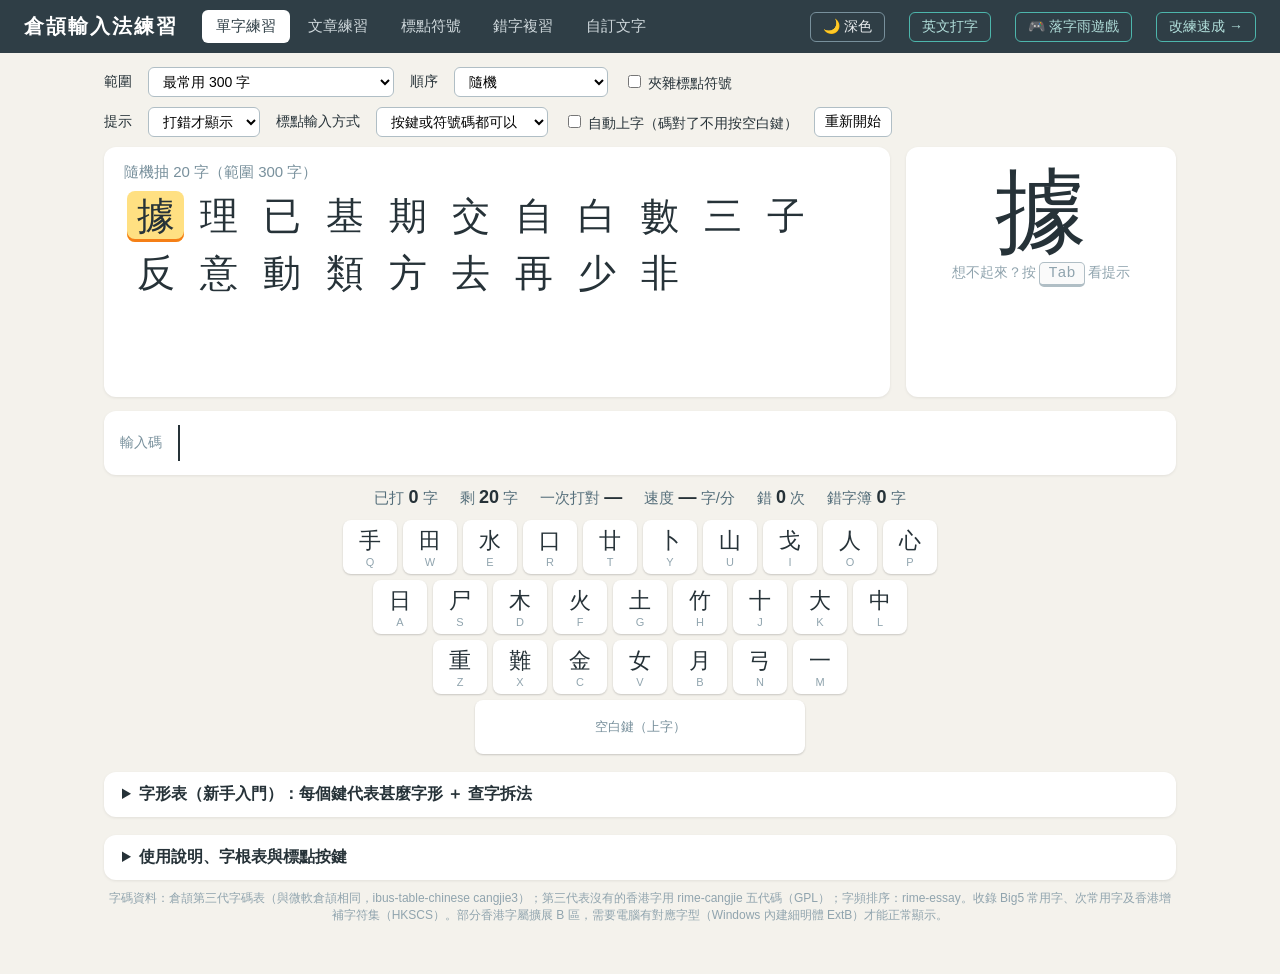
<file: index.html>
<!DOCTYPE html>
<html lang="zh-Hant">
<head>
<meta charset="utf-8">
<meta name="viewport" content="width=device-width, initial-scale=1">
<title>倉頡輸入法練習</title>
<link rel="stylesheet" href="style.css?v=20261125d">
</head>
<body>
<header>
  <h1>倉頡輸入法練習</h1>
  <nav id="tabs">
    <button data-mode="char" class="on">單字練習</button>
    <button data-mode="text">文章練習</button>
    <button data-mode="punct">標點符號</button>
    <button data-mode="review">錯字複習</button>
    <button data-mode="custom">自訂文字</button>
  </nav>
  <button id="themeBtn">🌙 深色</button>
  <a class="ver" href="english.html">英文打字</a>
  <a class="ver" href="game.html?ime=cj">🎮 落字雨遊戲</a>
  <a class="ver" href="quick.html">改練速成 →</a>
</header>
<main>
  <section id="opts">
    <div class="opt" data-for="char">
      範圍 <select id="range"></select>
      順序 <select id="order"><option value="rand">隨機</option><option value="seq">依常用程度逐個練</option></select>
      <label><input type="checkbox" id="mix"> 夾雜標點符號</label>
    </div>
    <div class="opt" data-for="text">文章 <select id="passage"></select></div>
    <div class="opt" data-for="punct">
      練習內容 <select id="punctSrc">
        <option value="rand">隨機標點符號</option>
        <option value="passage">文章填標點（文字已打好，只打標點）</option>
      </select>
    </div>
    <div class="opt" data-for="custom" style="flex-direction:column;align-items:stretch">
      <textarea id="customText" placeholder="貼上你想練習的中文文字（半形標點會自動轉成全形；英文、數字會略過）"></textarea>
      <div><button class="btn primary" id="customGo">開始練習這段文字</button></div>
    </div>
    <div class="opt">
      提示 <select id="hintMode">
        <option value="error">打錯才顯示</option>
        <option value="always">一直顯示</option>
        <option value="never">不顯示</option>
      </select>
      標點輸入方式 <select id="punctWay">
        <option value="any">按鍵或符號碼都可以</option>
        <option value="key">只用符號鍵</option>
        <option value="code">只用符號碼（ZX…）</option>
      </select>
      <label><input type="checkbox" id="auto"> 自動上字（碼對了不用按空白鍵）</label>
      <button class="btn" id="restart">重新開始</button>
    </div>
  </section>

  <div id="imeWarn" hidden>偵測到系統輸入法正在使用中。請先切換成英文輸入（例如按 Shift 或 Win + 空白鍵），這個網頁會自己模擬倉頡輸入。</div>

  <div id="board">
    <div id="textWrap" class="card">
      <div id="title"></div>
      <div id="text"></div>
      <div id="result" hidden></div>
    </div>
    <aside id="hint" class="card">
      <div id="hChar"></div>
      <div id="hBody"></div>
    </aside>
  </div>

  <div id="inputBar" class="card">
    <span class="lbl">輸入碼</span>
    <span id="buf"></span>
    <span id="cand"></span>
    <span id="msg"></span>
  </div>

  <div id="stats"></div>
  <div id="kb"></div>

  <details id="shapeCard" class="card">
    <summary>字形表（新手入門）：每個鍵代表甚麼字形 ＋ 查字拆法</summary>
    <p>倉頡把字拆成字形，每個字形對應一個英文鍵。下面每格列出一個鍵代表的字形，還有幾個<b>例字</b>，按例字就能看到它的拆法。</p>
    <div class="look">查字：<input id="lookIn" type="text" placeholder="輸入想查的中文字，例如：倉頡" autocomplete="off"></div>
    <div id="lookOut"></div>
    <div id="shapeGrid"></div>
  </details>

  <details class="card">
    <summary>使用說明、字根表與標點按鍵</summary>
    <p><b>怎麼練：</b>用英文鍵盤直接打倉頡碼（例如「明」打 <kbd>A</kbd><kbd>B</kbd>），再按 <kbd>空白鍵</kbd> 上字。<kbd>Backspace</kbd> 刪一碼，<kbd>Esc</kbd> 清除，<kbd>Tab</kbd> 偷看提示。打錯時會告訴你打出了哪個字，並顯示正確拆法；打錯的字會記到「錯字複習」。</p>
    <p><b>注意：</b>練習前請把系統輸入法切成英文，網頁會自己模擬倉頡。</p>
    <p><b>取碼口訣：</b>最多五碼。單一字形取「首、次、三、尾」；合體字第一部分取「首、尾」，第二部分取「首、次、尾」。</p>
    <table id="radTable"></table>
    <p><b>標點符號：</b>可以直接按鍵盤上的符號鍵，也可以用倉頡的符號碼（ZX 開頭）輸入。</p>
    <table id="punctTable"></table>
  </details>
  <footer>字碼資料：倉頡第三代字碼表（與微軟倉頡相同，ibus-table-chinese cangjie3）；第三代表沒有的香港字用 rime-cangjie 五代碼（GPL）；字頻排序：rime-essay。收錄 Big5 常用字、次常用字及香港增補字符集（HKSCS）。部分香港字屬擴展 B 區，需要電腦有對應字型（Windows 內建細明體 ExtB）才能正常顯示。</footer>
</main>

<script src="cangjie-data.js?v=20261125d"></script>
<script src="app.js?v=20261125d"></script>
</body>
</html>
</file>
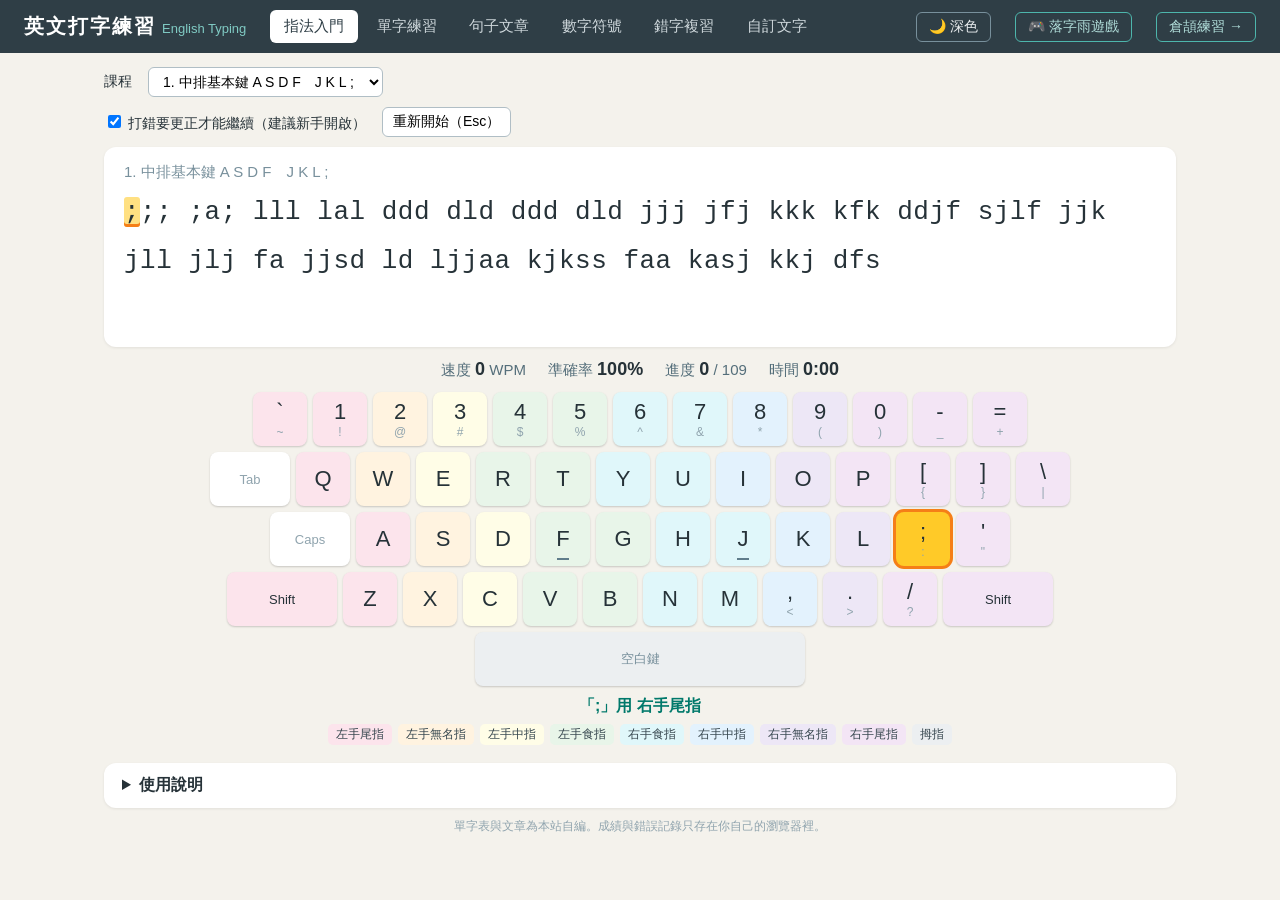
<file: english.html>
<!DOCTYPE html>
<html lang="zh-Hant">
<head>
<meta charset="utf-8">
<meta name="viewport" content="width=device-width, initial-scale=1">
<title>英文打字練習</title>
<link rel="stylesheet" href="style.css?v=20261125e">
<style>
  #textWrap { min-height: 200px; max-height: 300px; }
  #text { font-family: Consolas, "Courier New", monospace; font-size: 26px; line-height: 1.9; letter-spacing: .5px; word-break: break-word; }
  #text span { border-radius: 3px; white-space: pre-wrap; }
  #text span.good { color: #2e7d32; }
  #text span.bad { color: #c62828; background: #fdecea; }
  #text span.sp.bad { box-shadow: inset 0 -3px 0 #e53935; }
  #text span.cur { background: #ffe082; box-shadow: inset 0 -3px 0 #f57f17; }
  #text span.cur.wrongnow { background: #ffcdd2; box-shadow: inset 0 -3px 0 #e53935; }
  #msg { min-height: 22px; margin: 8px 0 0; }
  #kb .key { position: relative; }
  #kb .key i { font-size: 12px; }
  #kb .key.wide { width: 80px; font-size: 13px; color: #90a4ae; }
  #kb .key.wider { width: 110px; font-size: 13px; }
  #kb .key.f0, .legend .f0 { background: #fce4ec; } #kb .key.f1, .legend .f1 { background: #fff3e0; }
  #kb .key.f2, .legend .f2 { background: #fffde7; } #kb .key.f3, .legend .f3 { background: #e8f5e9; }
  #kb .key.f4, .legend .f4 { background: #e0f7fa; } #kb .key.f5, .legend .f5 { background: #e3f2fd; }
  #kb .key.f6, .legend .f6 { background: #ede7f6; } #kb .key.f7, .legend .f7 { background: #f3e5f5; }
  #kb .key.f8, .legend .f8 { background: #eceff1; }
  #kb .key.next { background: #ffca28 !important; box-shadow: 0 0 0 3px #f57f17; }
  #kb .key.press { background: #80cbc4 !important; }
  #kb .key[data-k="f"]::after, #kb .key[data-k="j"]::after { content: ''; position: absolute; bottom: 6px; width: 12px; height: 2px; background: #607d8b; }
  #finger { text-align: center; font-size: 16px; margin: 10px 0 4px; min-height: 24px; color: #00796b; font-weight: 600; }
  .legend { display: flex; flex-wrap: wrap; justify-content: center; gap: 6px; font-size: 12px; }
  .legend span { padding: 2px 8px; border-radius: 5px; color: #37474f; }
  body.dark #text span.good { color: #81c784; }
  body.dark #text span.bad { color: #ef9a9a; background: #4a1f1f; }
  body.dark #text span.cur { background: #5d4c12; }
  body.dark #text span.cur.wrongnow { background: #6d2626; }
  body.dark #finger { color: #80cbc4; }
  body.dark #kb .key.f0, body.dark .legend .f0 { background: #4a2633; } body.dark #kb .key.f1, body.dark .legend .f1 { background: #4a3520; }
  body.dark #kb .key.f2, body.dark .legend .f2 { background: #46431f; } body.dark #kb .key.f3, body.dark .legend .f3 { background: #233f26; }
  body.dark #kb .key.f4, body.dark .legend .f4 { background: #1d4045; } body.dark #kb .key.f5, body.dark .legend .f5 { background: #1f3550; }
  body.dark #kb .key.f6, body.dark .legend .f6 { background: #33294d; } body.dark #kb .key.f7, body.dark .legend .f7 { background: #42274a; }
  body.dark #kb .key.f8, body.dark .legend .f8 { background: #2c3a40; }
  body.dark .legend span { color: #dde3e6; }
  body.dark #kb .key.next { background: #b8860b !important; }
  body.dark #kb .key.press { background: #00695c !important; }
  body.dark #kb .key.wide { color: #78909c; }
  @media (max-width: 820px) { #kb .key.wide { width: 40px; } #kb .key.wider { width: 50px; } #text { font-size: 20px; } }
</style>
</head>
<body>
<header>
  <h1>英文打字練習<small>English Typing</small></h1>
  <nav id="tabs">
    <button data-mode="lesson">指法入門</button>
    <button data-mode="words">單字練習</button>
    <button data-mode="text">句子文章</button>
    <button data-mode="symbol">數字符號</button>
    <button data-mode="review">錯字複習</button>
    <button data-mode="custom">自訂文字</button>
  </nav>
  <button id="themeBtn">🌙 深色</button>
  <a class="ver" href="game.html?ime=en">🎮 落字雨遊戲</a>
  <a class="ver" href="index.html">倉頡練習 →</a>
</header>
<main>
  <section id="opts">
    <div class="opt" data-for="lesson">課程 <select id="lesson"></select></div>
    <div class="opt" data-for="words">字庫 <select id="wordSet"></select> <label><input type="checkbox" id="caps"> 夾雜大寫開頭的字</label></div>
    <div class="opt" data-for="text">文章 <select id="passage"></select></div>
    <div class="opt" data-for="review"><span class="muted">按你最常打錯的鍵出題。</span> <button class="btn" id="resetMiss">清除錯誤記錄</button></div>
    <div class="opt" data-for="custom" style="flex-direction:column;align-items:stretch">
      <textarea id="customText" placeholder="貼上你想練習的英文文字（中文和特殊符號會自動略過）"></textarea>
      <div><button class="btn primary" id="customGo">開始練習這段文字</button></div>
    </div>
    <div class="opt">
      <label><input type="checkbox" id="strict"> 打錯要更正才能繼續（建議新手開啟）</label>
      <button class="btn" id="restart">重新開始（Esc）</button>
    </div>
  </section>
  <div id="imeWarn" hidden>偵測到中文輸入法正在組字。請先把輸入法切換成<b>英文</b>再練習。</div>
  <div id="textWrap" class="card">
    <div id="title"></div>
    <div id="text"></div>
    <div id="msg"></div>
    <div id="result" hidden></div>
  </div>
  <div id="stats"></div>
  <div id="kb"></div>

  <details class="card">
    <summary>使用說明</summary>
    <p><b>正確姿勢：</b>左手食指放在 <kbd>F</kbd>、右手食指放在 <kbd>J</kbd>（這兩個鍵上有小凸點），其餘手指自然放在同一排，拇指放在空白鍵上。打完一個鍵，手指要回到原位。</p>
    <p><b>鍵盤顏色：</b>同一種顏色的鍵由同一隻手指負責，黃色外框是下一個要按的鍵。打大寫字母或上排符號時，用<b>另一隻手</b>的尾指按 Shift。</p>
    <p><b>成績：</b>WPM（Words Per Minute）是每分鐘打的英文字數，每 5 個字元算一個字。準確率是按對的鍵佔全部按鍵的比例。準確率達 90% 或以上，才會記錄為最高速度。</p>
    <p><b>建議：</b>先從「指法入門」第 1 課開始，眼睛看螢幕，不要看鍵盤。打得準比打得快重要，速度自然會慢慢提升。</p>
  </details>
  <footer>單字表與文章為本站自編。成績與錯誤記錄只存在你自己的瀏覽器裡。</footer>
</main>
<script src="en-data.js?v=20261125e"></script>
<script src="english.js?v=20261125e"></script>
</body>
</html>
</file>
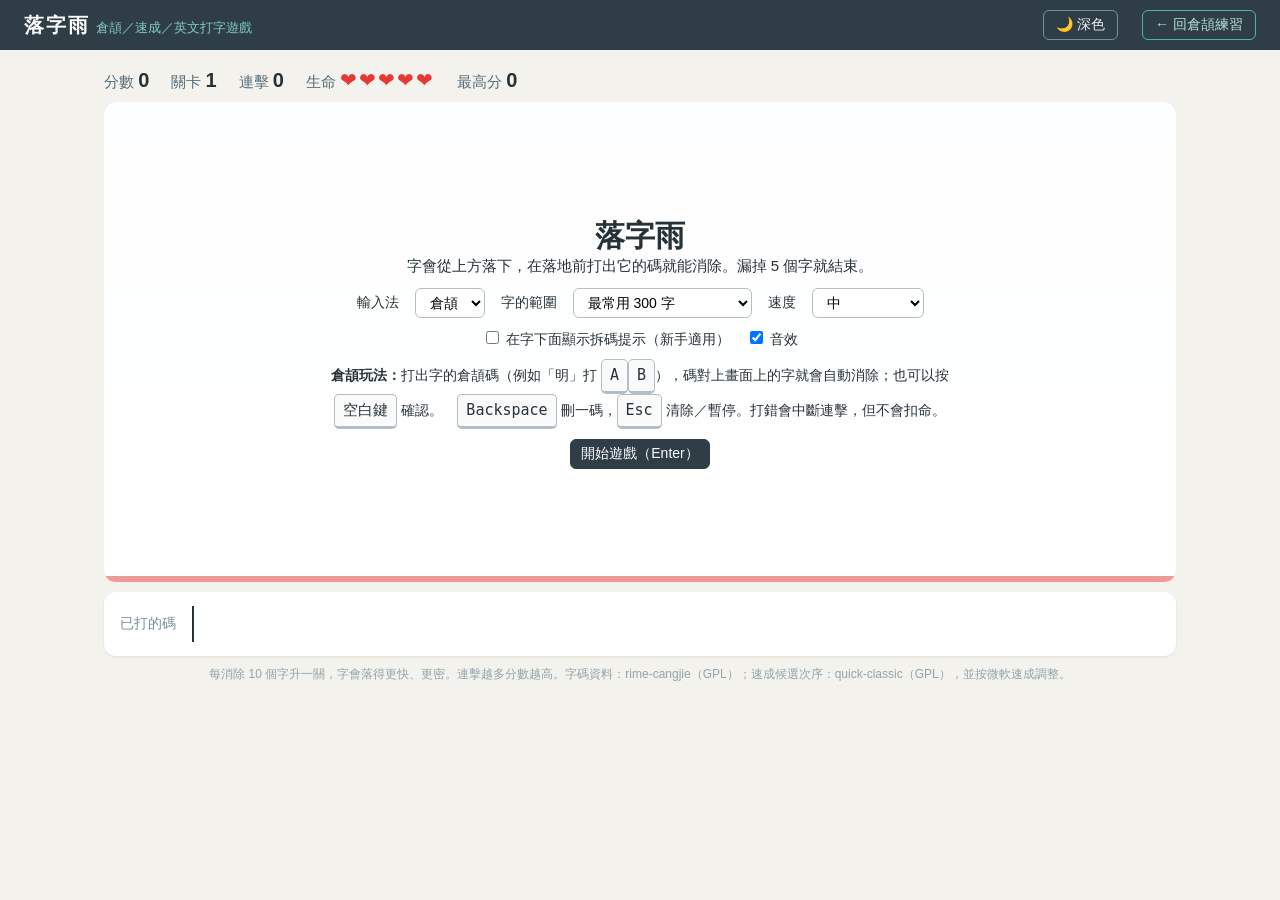
<file: game.html>
<!DOCTYPE html>
<html lang="zh-Hant">
<head>
<meta charset="utf-8">
<meta name="viewport" content="width=device-width, initial-scale=1">
<title>落字雨：倉頡／速成／英文打字遊戲</title>
<link rel="stylesheet" href="style.css?v=20261125e">
<style>
  #hudBar { display: flex; gap: 22px; align-items: center; flex-wrap: wrap; font-size: 15px; color: #546e7a; margin: 4px 0 10px; }
  #hudBar b { font-size: 20px; color: #263238; }
  #hLives { color: #e53935; font-size: 20px; letter-spacing: 2px; }
  #pauseBtn { margin-left: auto; }
  #field { position: relative; height: 480px; overflow: hidden; background: linear-gradient(#e3f2fd, #fdfdfd 75%); border-radius: 12px; box-shadow: inset 0 0 0 1px #cfd8dc; }
  #field::after { content: ''; position: absolute; left: 0; right: 0; bottom: 0; height: 6px; background: #ef9a9a; }
  #field.hurt { animation: hurt .4s; }
  @keyframes hurt { 30% { box-shadow: inset 0 0 0 6px #e53935; } }
  #field.paused .drop { filter: blur(6px); }
  .drop { position: absolute; top: 0; width: 74px; text-align: center; will-change: transform; }
  .drop .ch { display: inline-block; font-size: 40px; line-height: 1.2; background: #fff; border-radius: 10px; padding: 2px 10px; box-shadow: 0 2px 6px rgba(0,0,0,.15); }
  .drop .hc { display: block; font-size: 13px; color: #607d8b; margin-top: 2px; white-space: nowrap; }
  .drop.pop { animation: pop .45s forwards; }
  @keyframes pop { to { opacity: 0; scale: 1.8; } }
  .drop.pop .ch { background: #c8e6c9; }
  .drop.landed .ch { background: #ffcdd2; }
  .drop.landed { animation: fade .6s forwards; }
  @keyframes fade { to { opacity: 0; } }
  .pts { position: absolute; color: #2e7d32; font-weight: 700; font-size: 16px; pointer-events: none; white-space: nowrap; animation: rise .9s forwards; }
  @keyframes rise { to { opacity: 0; translate: 0 -50px; } }
  #flash { position: absolute; inset: 0; display: flex; align-items: center; justify-content: center; font-size: 44px; font-weight: 700; color: #00897b; opacity: 0; pointer-events: none; }
  #flash.show { animation: flashA 1.2s; }
  @keyframes flashA { 15% { opacity: 1; } 70% { opacity: 1; } 100% { opacity: 0; } }
  #pauseMsg { position: absolute; inset: 0; display: flex; align-items: center; justify-content: center; font-size: 28px; color: #37474f; }
  #overlay { position: absolute; inset: 0; background: rgba(255,255,255,.94); display: flex; flex-direction: column; align-items: center; justify-content: center; gap: 12px; padding: 20px; text-align: center; font-size: 15px; overflow: auto; }
  #overlay .big { font-size: 30px; font-weight: 700; }
  #ovSetup { display: flex; flex-direction: column; gap: 10px; align-items: center; }
  #ovSetup .opt { justify-content: center; margin: 0; }
  #howto { max-width: 640px; line-height: 1.8; font-size: 14px; }
  .sumline b { font-size: 20px; }
  .missed { display: flex; flex-wrap: wrap; gap: 6px; justify-content: center; max-width: 760px; }
  .missed > div:first-child { width: 100%; }
  .mi { border: 1px solid #cfd8dc; border-radius: 8px; padding: 2px 8px; display: flex; flex-direction: column; align-items: center; }
  .mi span { font-size: 28px; }
  .mi small { font-size: 12px; color: #607d8b; }
  #gbar { margin-top: 10px; padding: 10px 16px; display: flex; align-items: center; gap: 16px; min-height: 64px; flex-wrap: wrap; }
  #gbar .lbl { color: #78909c; font-size: 14px; }
  #gmsg { font-size: 14px; color: #c62828; }
  #buf { display: flex; gap: 4px; min-width: 120px; }
  #buf .caret { width: 2px; height: 36px; background: #263238; animation: blink 1s steps(1) infinite; }
  #gcand { font-size: 18px; color: #546e7a; display: flex; flex-wrap: wrap; align-items: center; gap: 4px 10px; }
  #gcand .cd { font-size: 22px; color: #263238; }
  #gcand .cd small { font-size: 12px; color: #90a4ae; margin-right: 2px; }
  #gcand .cd.tgt { background: #ffe082; border-radius: 4px; padding: 0 3px; }
  #gcand .pg { font-size: 13px; color: #90a4ae; }
  body.dark #hudBar { color: #90a4ae; } body.dark #hudBar b { color: #eceff1; }
  body.dark #field { background: linear-gradient(#1a2a33, #161b1e 75%); box-shadow: inset 0 0 0 1px #37474f; }
  body.dark .drop .ch { background: #2c3a40; color: #eceff1; box-shadow: 0 2px 6px rgba(0,0,0,.6); }
  body.dark .drop .hc, body.dark .mi small { color: #90a4ae; }
  body.dark .drop.pop .ch { background: #2e5d32; }
  body.dark .drop.landed .ch { background: #6d2626; }
  body.dark .pts { color: #81c784; }
  body.dark #overlay { background: rgba(21,25,28,.95); }
  body.dark #pauseMsg { color: #cfd8dc; }
  body.dark .mi { border-color: #37474f; }
  body.dark #buf .caret { background: #dde3e6; }
  body.dark #gcand, body.dark #gbar .lbl { color: #90a4ae; }
  body.dark #gcand .cd { color: #eceff1; }
  body.dark #gcand .cd.tgt { background: #5d4c12; }
  body.dark #gmsg { color: #ef9a9a; }
  .drop.en { width: auto; white-space: nowrap; }
  .drop.en .ch { font-family: Consolas, monospace; font-size: 26px; padding: 4px 10px; }
  .drop.en .ch u { color: #00897b; text-decoration-thickness: 3px; }
  .drop.tgt .ch { box-shadow: 0 0 0 2px #4db6ac, 0 2px 6px rgba(0,0,0,.15); }
  .enbuf { font-family: Consolas, monospace; font-size: 26px; letter-spacing: 1px; }
  body.dark .drop.en .ch u { color: #80cbc4; }
  @media (max-width: 820px) { #field { height: 400px; } }
</style>
</head>
<body>
<header>
  <h1>落字雨<small>倉頡／速成／英文打字遊戲</small></h1>
  <button id="themeBtn">🌙 深色</button>
  <a class="ver" id="backLink" href="index.html">← 回倉頡練習</a>
</header>
<main>
  <div id="imeWarn" hidden>偵測到系統輸入法正在組字。請先把輸入法切換成<b>英文</b>，網頁會自己模擬倉頡／速成。</div>
  <div id="hudBar">
    <span>分數 <b id="hScore">0</b></span>
    <span>關卡 <b id="hLevel">1</b></span>
    <span>連擊 <b id="hCombo">0</b></span>
    <span>生命 <span id="hLives"></span></span>
    <span>最高分 <b id="hBest">0</b></span>
    <button class="btn" id="pauseBtn" hidden>⏸ 暫停</button>
  </div>
  <div id="field">
    <div id="flash"></div>
    <div id="pauseMsg" hidden>已暫停　按 Esc、Enter 或「繼續」回到遊戲</div>
    <div id="overlay">
      <div id="ovBody"></div>
      <div id="ovSetup">
        <div class="opt">
          輸入法 <select id="ime"></select>
          字的範圍 <select id="range"></select>
          速度 <select id="speed"></select>
        </div>
        <div class="opt">
          <label id="hintLbl"><input type="checkbox" id="hint"> 在字下面顯示拆碼提示（新手適用）</label>
          <label><input type="checkbox" id="sound"> 音效</label>
        </div>
        <div id="howto"></div>
        <button class="btn primary" id="startBtn">開始遊戲（Enter）</button>
      </div>
    </div>
  </div>
  <div id="gbar" class="card">
    <span class="lbl">已打的碼</span>
    <div id="buf"></div>
    <div id="gcand"></div>
    <span id="gmsg"></span>
  </div>
  <footer>每消除 10 個字升一關，字會落得更快、更密。連擊越多分數越高。字碼資料：rime-cangjie（GPL）；速成候選次序：quick-classic（GPL），並按微軟速成調整。</footer>
</main>
<script src="cangjie-data.js?v=20261125e"></script>
<script src="en-data.js?v=20261125e"></script>
<script src="game.js?v=20261125e"></script>
</body>
</html>
</file>
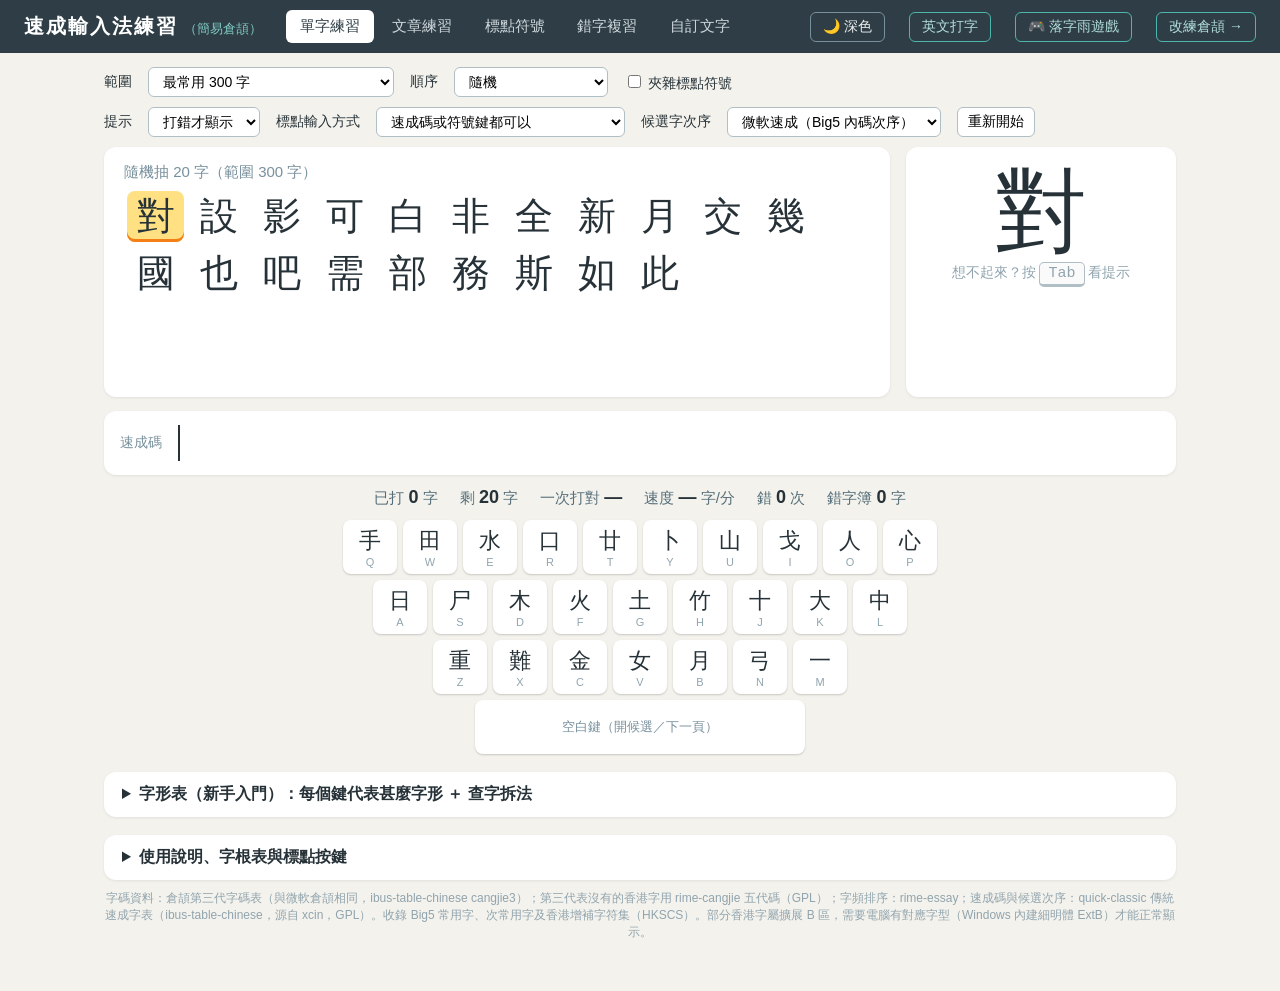
<file: quick.html>
<!DOCTYPE html>
<html lang="zh-Hant">
<head>
<meta charset="utf-8">
<meta name="viewport" content="width=device-width, initial-scale=1">
<title>速成輸入法練習</title>
<link rel="stylesheet" href="style.css?v=20261125d">
</head>
<body>
<header>
  <h1>速成輸入法練習<small>（簡易倉頡）</small></h1>
  <nav id="tabs">
    <button data-mode="char" class="on">單字練習</button>
    <button data-mode="text">文章練習</button>
    <button data-mode="punct">標點符號</button>
    <button data-mode="review">錯字複習</button>
    <button data-mode="custom">自訂文字</button>
  </nav>
  <button id="themeBtn">🌙 深色</button>
  <a class="ver" href="english.html">英文打字</a>
  <a class="ver" href="game.html?ime=qk">🎮 落字雨遊戲</a>
  <a class="ver" href="index.html">改練倉頡 →</a>
</header>
<main>
  <section id="opts">
    <div class="opt" data-for="char">
      範圍 <select id="range"></select>
      順序 <select id="order"><option value="rand">隨機</option><option value="seq">依常用程度逐個練</option></select>
      <label><input type="checkbox" id="mix"> 夾雜標點符號</label>
    </div>
    <div class="opt" data-for="text">文章 <select id="passage"></select></div>
    <div class="opt" data-for="punct">
      練習內容 <select id="punctSrc">
        <option value="rand">隨機標點符號</option>
        <option value="passage">文章填標點（文字已打好，只打標點）</option>
      </select>
    </div>
    <div class="opt" data-for="custom" style="flex-direction:column;align-items:stretch">
      <textarea id="customText" placeholder="貼上你想練習的中文文字（半形標點會自動轉成全形；英文、數字會略過）"></textarea>
      <div><button class="btn primary" id="customGo">開始練習這段文字</button></div>
    </div>
    <div class="opt">
      提示 <select id="hintMode">
        <option value="error">打錯才顯示</option>
        <option value="always">一直顯示</option>
        <option value="never">不顯示</option>
      </select>
      標點輸入方式 <select id="punctWay">
        <option value="key">速成碼或符號鍵都可以</option>
        <option value="code">只用速成碼（Z＋1碼，例如 ZB）</option>
        <option value="ms">只用 Ctrl 或 ` + 符號鍵</option>
      </select>
      候選字次序 <select id="qorder">
        <option value="big5">微軟速成（Big5 內碼次序）</option>
        <option value="freq">常用程度（常用字在前）</option>
      </select>
      <label><input type="checkbox" id="auto"> 自動上字（碼對了不用按空白鍵）</label>
      <button class="btn" id="restart">重新開始</button>
    </div>
  </section>

  <div id="imeWarn" hidden>偵測到系統輸入法正在使用中。請先切換成英文輸入（例如按 Shift 或 Win + 空白鍵），這個網頁會自己模擬速成輸入。</div>

  <div id="board">
    <div id="textWrap" class="card">
      <div id="title"></div>
      <div id="text"></div>
      <div id="result" hidden></div>
    </div>
    <aside id="hint" class="card">
      <div id="hChar"></div>
      <div id="hBody"></div>
    </aside>
  </div>

  <div id="inputBar" class="card">
    <span class="lbl">速成碼</span>
    <span id="buf"></span>
    <span id="cand"></span>
    <span id="msg"></span>
  </div>

  <div id="stats"></div>
  <div id="kb"></div>

  <details id="shapeCard" class="card">
    <summary>字形表（新手入門）：每個鍵代表甚麼字形 ＋ 查字拆法</summary>
    <p>倉頡把字拆成字形，每個字形對應一個英文鍵。下面每格列出一個鍵代表的字形，還有幾個<b>例字</b>，按例字就能看到它的拆法。</p>
    <div class="look">查字：<input id="lookIn" type="text" placeholder="輸入想查的中文字，例如：倉頡" autocomplete="off"></div>
    <div id="lookOut"></div>
    <div id="shapeGrid"></div>
  </details>

  <details class="card">
    <summary>使用說明、字根表與標點按鍵</summary>
    <p><b>速成取碼：</b>只取倉頡碼的<b>第一碼和最後一碼</b>，最多兩碼。例如：明（日月 AB）→ <kbd>A</kbd><kbd>B</kbd>；倉（人戈日口 OIAR）→ <kbd>O</kbd><kbd>R</kbd>；頡（土口一月金 GRMBC）→ <kbd>G</kbd><kbd>C</kbd>。只有一碼的字（例如「日」）就打一碼。</p>
    <p><b>怎麼練（按鍵與微軟速成相同）：</b>打滿兩碼會自動開啟候選字（只有一碼的字要按 <kbd>空白鍵</kbd> 開啟）。候選字開著時：<kbd>1</kbd>–<kbd>9</kbd> 選字，<kbd>空白鍵</kbd> 下一頁，<kbd>↑</kbd><kbd>↓</kbd> 移動反白、<kbd>Enter</kbd> 選反白的字。速成碼和候選字次序預設跟微軟速成一樣（採用倉頡三代碼的傳統速成字表）（可在「候選字次序」改成按常用程度）。<kbd>Backspace</kbd> 刪一碼，<kbd>Esc</kbd> 取消，<kbd>Tab</kbd> 偷看提示（微軟速成的 Tab 是展開表格，這裡改作提示）。</p>
    <p><b>標點符號：</b>速成的標點碼是 <kbd>Z</kbd> 加一碼（取倉頡符號碼的頭尾），打完兩碼再選字，例如「，」＝<kbd>Z</kbd><kbd>B</kbd> 再按 <kbd>2</kbd>，「「」＝<kbd>Z</kbd><kbd>D</kbd> 再按 <kbd>2</kbd>。也可以直接按符號鍵、用 <kbd>Ctrl</kbd> + 符號鍵，或先按 <kbd>`</kbd> 再按符號鍵。下面的表列出每個標點的速成碼。</p>
    <p><b>注意：</b>練習前請把系統輸入法切成英文，網頁會自己模擬速成。速成版的錯字簿和進度與倉頡版分開記錄。</p>
    <table id="radTable"></table>
    <p><b>標點按鍵表：</b></p>
    <table id="punctTable"></table>
  </details>
  <footer>字碼資料：倉頡第三代字碼表（與微軟倉頡相同，ibus-table-chinese cangjie3）；第三代表沒有的香港字用 rime-cangjie 五代碼（GPL）；字頻排序：rime-essay；速成碼與候選次序：quick-classic 傳統速成字表（ibus-table-chinese，源自 xcin，GPL）。收錄 Big5 常用字、次常用字及香港增補字符集（HKSCS）。部分香港字屬擴展 B 區，需要電腦有對應字型（Windows 內建細明體 ExtB）才能正常顯示。</footer>
</main>

<script src="cangjie-data.js?v=20261125d"></script>
<script>window.CJ_QUICK_MODE = true;</script>
<script src="app.js?v=20261125d"></script>
</body>
</html>
</file>
<file: style.css>
* { box-sizing: border-box; }
  [hidden] { display: none !important; }
  body { margin: 0; font-family: "Microsoft JhengHei", "PingFang TC", "Noto Sans TC", "Noto Sans HK", "MingLiU_HKSCS", "MingLiU_HKSCS-ExtB", "MingLiU-ExtB", "SimSun-ExtB", "SimSun-ExtG", sans-serif; background: #f4f2ec; color: #263238; }
  #themeBtn { margin-left: auto; background: transparent; border: 1px solid #78909c; color: #eceff1; border-radius: 6px; padding: 5px 12px; font: inherit; font-size: 14px; cursor: pointer; }
  /* ---- 深色主題 ---- */
  body.dark { background: #15191c; color: #dde3e6; }
  body.dark header { background: #0c0f11; }
  body.dark nav button.on { background: #37474f; color: #fff; }
  body.dark .card { background: #1f262a; box-shadow: 0 1px 3px rgba(0,0,0,.5); }
  body.dark select, body.dark button.btn, body.dark textarea { background: #263035; color: #dde3e6; border-color: #455a64; }
  body.dark button.btn.primary { background: #4db6ac; color: #102024; border-color: #4db6ac; }
  body.dark #imeWarn { background: #3e2a14; border-color: #8d5b1f; color: #ffcc80; }
  body.dark #title, body.dark #inputBar .lbl, body.dark #stats, body.dark #cand { color: #90a4ae; }
  body.dark #stats b { color: #eceff1; }
  body.dark #text.grid span.good { color: #558b2f; }
  body.dark #text.para span.good { color: #81c784; }
  body.dark #text span.bad { color: #ef9a9a; background: #4a1f1f; }
  body.dark #text span.hinted { color: #ffb74d; }
  body.dark #text span.cur { background: #5d4c12; box-shadow: inset 0 -3px 0 #ffca28; }
  body.dark #text span.skip { color: #546e7a; }
  body.dark #result { background: rgba(31,38,42,.96); }
  body.dark .k { background: #2c3a40; }
  body.dark .k i { color: #90a4ae; }
  body.dark #buf.wrong .k { background: #4a1f1f; }
  body.dark #buf .caret { background: #dde3e6; }
  body.dark #cand .cd { color: #eceff1; }
  body.dark #cand .cd.tgt { background: #5d4c12; }
  body.dark #msg { color: #ef9a9a; }
  body.dark #msg.ok { color: #81c784; }
  body.dark kbd { background: #263035; border-color: #546e7a; color: #dde3e6; }
  body.dark #kb .key { background: #263035; box-shadow: 0 1px 2px rgba(0,0,0,.6); }
  body.dark #kb .key i { color: #78909c; }
  body.dark #kb .key.next { background: #8d6e00; }
  body.dark #kb .key.press { background: #00695c; }
  body.dark details td, body.dark details th { border-color: #37474f; }
  header { display: flex; align-items: center; gap: 24px; padding: 10px 24px; background: #2f3e46; color: #fff; flex-wrap: wrap; }
  header h1 { font-size: 20px; margin: 0; font-weight: 600; letter-spacing: 2px; }
  nav button { background: transparent; border: 0; color: #cfd8dc; font: inherit; font-size: 15px; padding: 7px 14px; border-radius: 6px; cursor: pointer; }
  nav button:hover { color: #fff; }
  nav button.on { background: #fff; color: #2f3e46; }
  main { max-width: 1120px; margin: 0 auto; padding: 14px 24px 30px; }
  .opt { display: flex; flex-wrap: wrap; gap: 10px 16px; align-items: center; margin-bottom: 10px; font-size: 14px; }
  select, button.btn { font: inherit; font-size: 14px; padding: 5px 10px; border: 1px solid #b0bec5; border-radius: 6px; background: #fff; cursor: pointer; }
  button.btn.primary { background: #2f3e46; color: #fff; border-color: #2f3e46; }
  textarea { width: 100%; min-height: 90px; font: inherit; font-size: 15px; padding: 8px; border: 1px solid #b0bec5; border-radius: 6px; }
  #imeWarn { background: #fff3e0; border: 1px solid #ffb74d; color: #e65100; padding: 8px 14px; border-radius: 8px; margin-bottom: 10px; }
  #board { display: grid; grid-template-columns: 1fr 270px; gap: 16px; }
  .card { background: #fff; border-radius: 12px; box-shadow: 0 1px 3px rgba(0,0,0,.08); }
  #textWrap { padding: 16px 20px; min-height: 250px; max-height: 360px; overflow: auto; position: relative; }
  #title { font-size: 15px; color: #78909c; margin-bottom: 6px; }
  #text.grid span { display: inline-block; width: 1.5em; text-align: center; font-size: 38px; margin: 3px; border-radius: 8px; }
  #text.para { font-size: 26px; line-height: 1.85; letter-spacing: 1px; }
  #text.para span { border-radius: 4px; }
  #text span.good { color: #9ccc65; }
  #text.para span.good { color: #2e7d32; }
  #text span.bad { color: #c62828; background: #fdecea; }
  #text span.hinted { color: #ef6c00; }
  #text span.cur { background: #ffe082; box-shadow: inset 0 -3px 0 #f57f17; }
  #text span.skip { color: #b0bec5; }
  #result { position: absolute; inset: 0; background: rgba(255,255,255,.96); display: flex; flex-direction: column; align-items: center; justify-content: center; gap: 10px; font-size: 18px; text-align: center; }
  #result .big { font-size: 26px; font-weight: 600; }
  #hint { padding: 14px; text-align: center; }
  #hChar { font-size: 92px; line-height: 1.1; min-height: 100px; }
  #hBody { min-height: 90px; font-size: 14px; }
  .code { display: flex; justify-content: center; gap: 5px; margin: 6px 0; flex-wrap: wrap; }
  .k { display: inline-flex; flex-direction: column; align-items: center; background: #e8f0f3; border-radius: 8px; padding: 3px 7px; min-width: 36px; }
  .k b { font-size: 22px; font-weight: normal; }
  .k i { font-style: normal; font-size: 12px; color: #607d8b; }
  .muted { color: #90a4ae; }
  kbd { display: inline-block; padding: 2px 8px; border: 1px solid #b0bec5; border-bottom-width: 3px; border-radius: 5px; background: #fafafa; font-family: Consolas, monospace; font-size: 15px; }
  #inputBar { margin: 14px 0 10px; padding: 10px 16px; display: flex; align-items: center; gap: 16px; min-height: 64px; flex-wrap: wrap; }
  #inputBar .lbl { color: #78909c; font-size: 14px; }
  #buf { display: flex; gap: 4px; min-width: 200px; }
  #buf.wrong .k { background: #fdecea; }
  #buf .caret { width: 2px; height: 36px; background: #263238; animation: blink 1s steps(1) infinite; }
  @keyframes blink { 50% { opacity: 0; } }
  #cand { font-size: 18px; color: #546e7a; display: flex; flex-wrap: wrap; align-items: center; gap: 4px 10px; }
  #cand .cd { font-size: 22px; color: #263238; }
  #cand .cd small { font-size: 12px; color: #90a4ae; margin-right: 2px; }
  #cand .cd.tgt { background: #ffe082; border-radius: 4px; padding: 0 3px; }
  #cand .pg { font-size: 13px; color: #90a4ae; }
  #cand .cd.foc { outline: 2px solid #4db6ac; border-radius: 4px; }
  .ver { color: #b2dfdb; font-size: 14px; text-decoration: none; border: 1px solid #4db6ac; border-radius: 6px; padding: 5px 12px; }
  .ver:hover { background: #4db6ac; color: #102024; }
  header h1 small { font-size: 13px; font-weight: normal; color: #80cbc4; margin-left: 6px; letter-spacing: 0; }
  #msg { font-size: 14px; color: #c62828; }
  #msg.ok { color: #2e7d32; }
  #kb .row { display: flex; justify-content: center; gap: 6px; margin: 6px 0; }
  #kb .key { width: 54px; height: 54px; background: #fff; border-radius: 8px; box-shadow: 0 1px 2px rgba(0,0,0,.18); display: flex; flex-direction: column; align-items: center; justify-content: center; transition: background .12s; }
  #kb .key b { font-size: 22px; font-weight: normal; }
  #kb .key i { font-size: 11px; color: #90a4ae; font-style: normal; }
  #kb .key.space { width: 330px; font-size: 13px; color: #78909c; }
  #kb .key.next { background: #ffe082; }
  #kb .key.press { background: #b2dfdb; }
  #stats { display: flex; gap: 22px; justify-content: center; margin: 12px 0; font-size: 15px; color: #546e7a; flex-wrap: wrap; }
  #stats b { color: #263238; font-size: 18px; }
  details { margin-top: 18px; padding: 12px 18px; }
  details summary { cursor: pointer; font-weight: 600; }
  details table { border-collapse: collapse; margin: 8px 0; }
  details td, details th { border: 1px solid #cfd8dc; padding: 4px 10px; text-align: center; }
  details p, details li { line-height: 1.7; font-size: 14px; }
  .look { margin: 10px 0 6px; font-size: 15px; }
  .look input { font-size: 20px; padding: 4px 10px; width: min(320px, 70vw); border: 1px solid #b0bec5; border-radius: 6px; }
  #lookOut { display: flex; flex-wrap: wrap; gap: 10px; margin: 6px 0 14px; font-size: 14px; }
  .lk { display: flex; align-items: center; gap: 10px; border: 1px solid #cfd8dc; border-radius: 8px; padding: 6px 12px; }
  .lk .code { justify-content: flex-start; }
  .lkc { font-size: 44px; line-height: 1; }
  #shapeGrid { display: grid; grid-template-columns: repeat(auto-fill, minmax(210px, 1fr)); gap: 10px; }
  .shp { border: 1px solid #cfd8dc; border-radius: 8px; padding: 8px 10px; font-size: 13px; line-height: 1.6; }
  .shk { display: flex; align-items: center; gap: 8px; }
  .shk b { font-size: 30px; font-weight: normal; }
  .shn { font-weight: 600; color: #00897b; }
  .shx { margin-top: 4px; display: flex; flex-wrap: wrap; gap: 4px; }
  .shx button { font-size: 18px; padding: 1px 6px; border: 1px solid #b2dfdb; background: #e0f2f1; border-radius: 5px; cursor: pointer; color: inherit; }
  .shx button:hover { background: #b2dfdb; }
  body.dark .look input { background: #1e2a30; color: #e0e0e0; border-color: #455a64; }
  body.dark .lk, body.dark .shp { border-color: #37474f; }
  body.dark .shn { color: #80cbc4; }
  body.dark .shx button { background: #24393b; border-color: #37595a; }
  body.dark .shx button:hover { background: #37595a; }
  .shake { animation: shake .3s; }
  @keyframes shake { 25% { transform: translateX(-6px); } 75% { transform: translateX(6px); } }
  footer { text-align: center; font-size: 12px; color: #90a4ae; padding: 10px 0 20px; }
  @media (max-width: 820px) { #board { grid-template-columns: 1fr; } #kb .key { width: 30px; } #kb .key.space { width: 200px; } }
</file>
